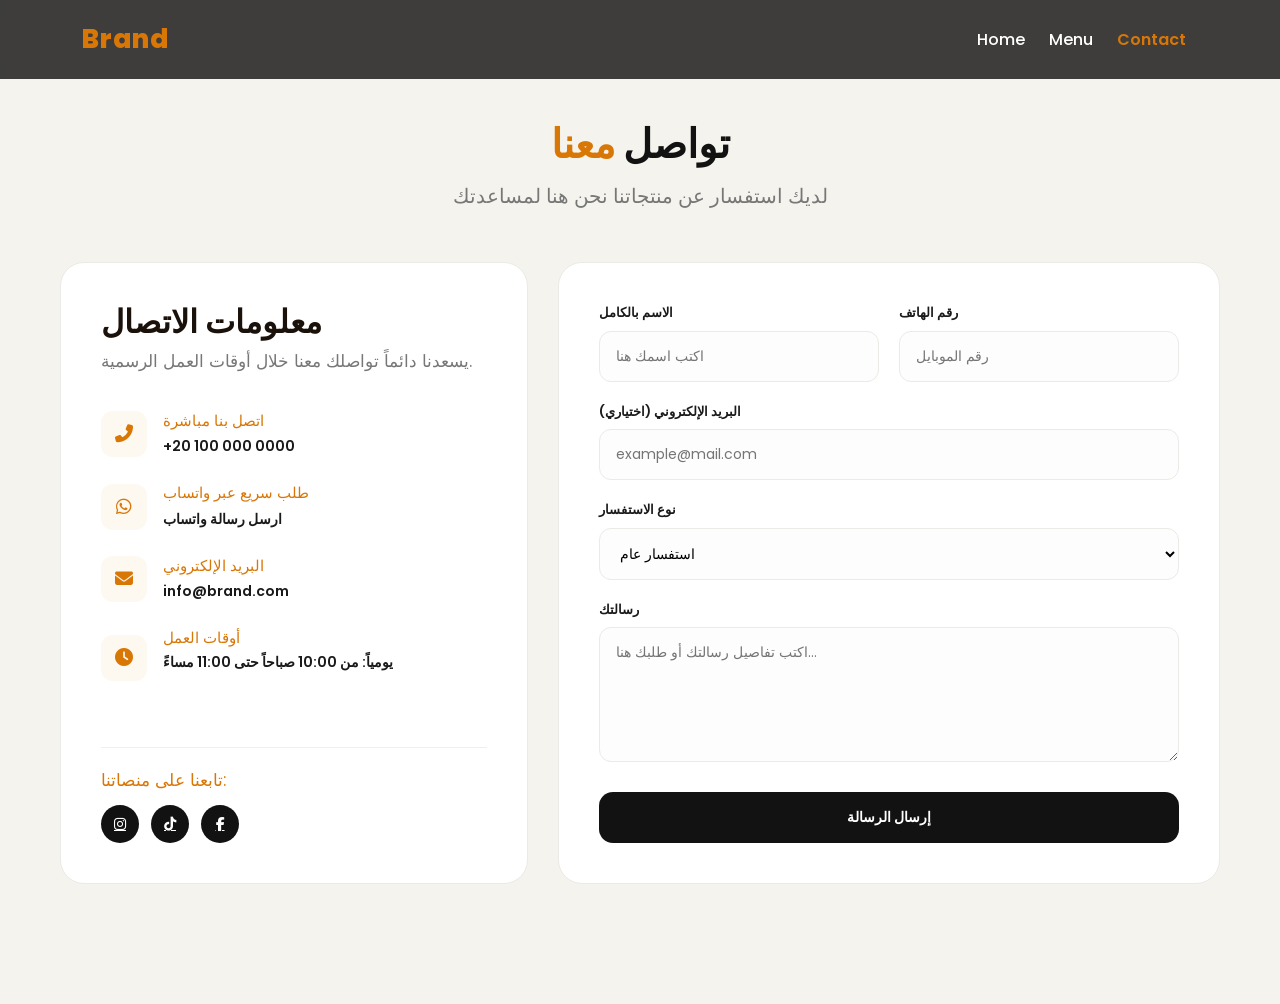
<file: contact.html>
<!DOCTYPE html>
<html lang="en">

<head>
    <meta charset="UTF-8">
    <meta name="viewport" content="width=device-width, initial-scale=1.0">
    <title>Brand | Premium Coffee</title>
  <link rel="icon" type="image/svg+xml" href="imgs/favicon.png">

    <link rel="preconnect" href="https://fonts.googleapis.com">
    <link rel="preconnect" href="https://fonts.gstatic.com" crossorigin>

    <link
        href="https://fonts.googleapis.com/css2?family=Playfair+Display:ital,wght@0,700;0,800;1,800&family=Poppins:wght@300;400;500;600;800&display=swap"
        rel="stylesheet">
    <link rel="stylesheet" href="https://cdnjs.cloudflare.com/ajax/libs/font-awesome/6.4.0/css/all.min.css">
    <link href="https://cdn.jsdelivr.net/npm/bootstrap@5.3.0/dist/css/bootstrap.min.css" rel="stylesheet">
    <link rel="stylesheet" href="https://unpkg.com/aos@2.3.1/dist/aos.css">
    <link rel="stylesheet" href="contact.css">
</head>
<body>


    <nav class="navbar navbar-expand-lg fixed-top navbar-dark" aria-label="Main navigation">
        <div class="container fix">
            <a class="navbar-brand" href="#">Brand</a>
            <button class="navbar-toggler" type="button" data-bs-toggle="collapse" data-bs-target="#navbarNav"
                aria-controls="navbarNav" aria-expanded="false" aria-label="Toggle navigation">
                <span class="navbar-toggler-icon"></span>
            </button>
            <div class="collapse navbar-collapse" id="navbarNav">
                <ul class="navbar-nav ms-auto align-items-center">
                    <li class="nav-item"><a class="nav-link active-page" href="index.html">Home</a></li>
                    <li class="nav-item"><a class="nav-link active-page" href="menu.html">Menu</a></li>
                    <li class="nav-item"><a class="nav-link active-page" href="contact.html">Contact</a></li>
                </ul>
            </div>
        </div>
    </nav>


    <div class="contact-page-container">
        <div class="contact-header-section">
            <h2>تواصل <span>معنا</span></h2>
            <p>لديك استفسار عن منتجاتنا نحن هنا لمساعدتك</p>
        </div>

        <div class="contact-content-wrapper">
            
            <div class="contact-info-card">
                <h3>معلومات الاتصال</h3>
                <p class="info-subtitle">يسعدنا دائماً تواصلك معنا خلال أوقات العمل الرسمية.</p>

                <div class="info-links-list">
                    <div class="info-item">
                        <div class="info-icon-box"><i class="fas fa-phone-alt"></i></div>
                        <div class="info-text-box">
                            <span>اتصل بنا مباشرة</span>
                            <a href="tel:+201000000000">+20 100 000 0000</a>
                        </div>
                    </div>

                    <div class="info-item">
                        <div class="info-icon-box"><i class="fab fa-whatsapp"></i></div>
                        <div class="info-text-box">
                            <span>طلب سريع عبر واتساب</span>
                            <a href="https://wa.me/201000000000" target="_blank">ارسل رسالة واتساب</a>
                        </div>
                    </div>

                    <div class="info-item">
                        <div class="info-icon-box"><i class="fas fa-envelope"></i></div>
                        <div class="info-text-box">
                            <span>البريد الإلكتروني</span>
                            <a href="mailto:info@brand.com">info@brand.com</a>
                        </div>
                    </div>

                    <div class="info-item">
                        <div class="info-icon-box"><i class="fas fa-clock"></i></div>
                        <div class="info-text-box">
                            <span>أوقات العمل</span>
                            <p>يومياً: من 10:00 صباحاً حتى 11:00 مساءً</p>
                        </div>
                    </div>
                </div>

                <div class="social-box">
                    <span>تابعنا على منصاتنا:</span>
                    <div class="social-icons">
                        <a href="#"><i class="fab fa-instagram"></i></a>
                        <a href="#"><i class="fab fa-tiktok"></i></a>
                        <a href="#"><i class="fab fa-facebook-f"></i></a>
                    </div>
                </div>
            </div>

            <div class="contact-form-card">
                <form action="#" class="main-contact-form">
                    <div class="form-row-two">
                        <div class="form-group">
                            <label for="username">الاسم بالكامل</label>
                            <input type="text" id="username" placeholder="اكتب اسمك هنا" required>
                        </div>
                        <div class="form-group">
                            <label for="phone">رقم الهاتف</label>
                            <input type="tel" id="phone" placeholder="رقم الموبايل" required>
                        </div>
                    </div>

                    <div class="form-group">
                        <label for="email">البريد الإلكتروني (اختياري)</label>
                        <input type="email" id="email" placeholder="example@mail.com">
                    </div>

                    <div class="form-group">
                        <label for="subject">نوع الاستفسار</label>
                        <select id="subject">
                            <option value="general">استفسار عام</option>
                            <option value="custom-cake">طلب كيكة مناسبات مخصصة</option>
                            <option value="complaint">شكوى أو اقتراح</option>
                        </select>
                    </div>

                    <div class="form-group">
                        <label for="message">رسالتك</label>
                        <textarea id="message" rows="5" placeholder="اكتب تفاصيل رسالتك أو طلبك هنا..." required></textarea>
                    </div>

                    <button type="submit" class="submit-contact-btn">إرسال الرسالة</button>
                </form>
            </div>

        </div>
    </div>
    <script src="https://cdn.jsdelivr.net/npm/bootstrap@5.3.0/dist/js/bootstrap.bundle.min.js"></script>
    <script src="https://unpkg.com/aos@2.3.1/dist/aos.js"></script>
    <script src="contact.js"></script>
</body>
</html>
</file>
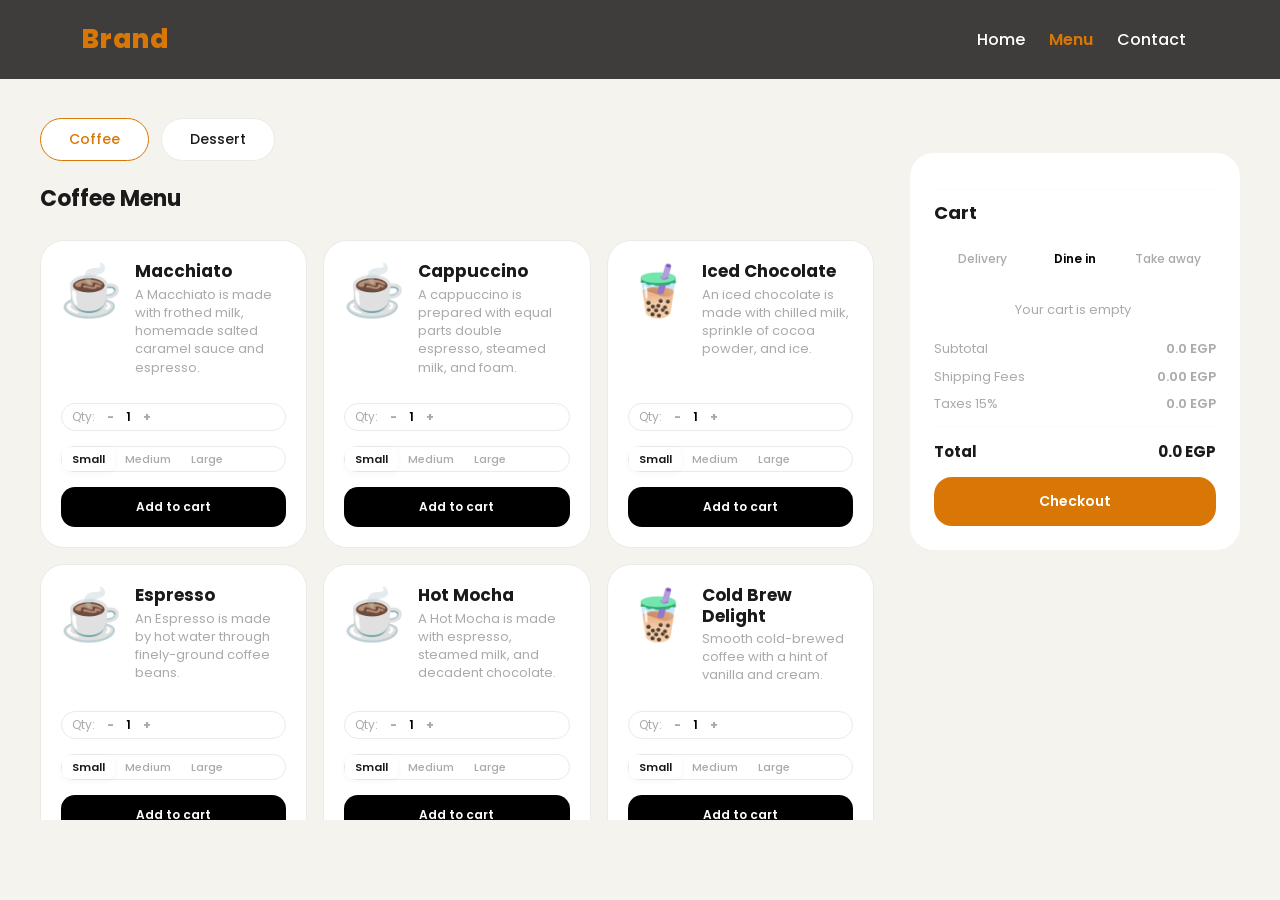
<file: menu.html>
<!DOCTYPE html>
<html lang="en">

<head>
    <meta charset="UTF-8">
    <meta name="viewport" content="width=device-width, initial-scale=1.0">
    <title>Brand | Premium Coffee</title>
  <link rel="icon" type="image/svg+xml" href="imgs/favicon.png">

    <link rel="preconnect" href="https://fonts.googleapis.com">
    <link rel="preconnect" href="https://fonts.gstatic.com" crossorigin>

    <link
        href="https://fonts.googleapis.com/css2?family=Playfair+Display:ital,wght@0,700;0,800;1,800&family=Poppins:wght@300;400;500;600;800&display=swap"
        rel="stylesheet">
    <link rel="stylesheet" href="https://cdnjs.cloudflare.com/ajax/libs/font-awesome/6.4.0/css/all.min.css">
    <link href="https://cdn.jsdelivr.net/npm/bootstrap@5.3.0/dist/css/bootstrap.min.css" rel="stylesheet">
    <link rel="stylesheet" href="https://unpkg.com/aos@2.3.1/dist/aos.css">
    <link rel="stylesheet" href="Menu.css">
</head>

<body>

    <nav class="navbar navbar-expand-lg fixed-top navbar-dark" aria-label="Main navigation">
        <div class="container fix">
            <a class="navbar-brand" href="#">Brand</a>
            <button class="navbar-toggler" type="button" data-bs-toggle="collapse" data-bs-target="#navbarNav"
                aria-controls="navbarNav" aria-expanded="false" aria-label="Toggle navigation">
                <span class="navbar-toggler-icon"></span>
            </button>
            <div class="collapse navbar-collapse" id="navbarNav">
                <ul class="navbar-nav ms-auto align-items-center">
                    <li class="nav-item"><a class="nav-link active-page" href="index.html">Home</a></li>
                    <li class="nav-item"><a class="nav-link active-page" href="menu.html">Menu</a></li>
                    <li class="nav-item"><a class="nav-link active-page" href="contact.html">Contact</a></li>
                </ul>
            </div>
        </div>
    </nav>

    <div class="mt-5">
        <div class="app-container container mt-5">

            <main class="main-content con">
                <div class="search-bar-container"></div>

                <div class="tabs-container">
                    <button class="tab-btn active">Coffee</button>
                    <button class="tab-btn">Dessert</button>
                </div>

                <h2 class="menu-title">Coffee Menu</h2>

                <div class="products-grid">

                    <div class="product-card" data-category="coffee">
                        <div class="product-info">
                            <div class="product-img">☕</div>
                            <div class="product-text">
                                <h3>Macchiato</h3>
                                <p>A Macchiato is made with frothed milk, homemade salted caramel sauce and espresso.
                                </p>
                            </div>
                        </div>
                        <div class="product-controls">
                            <div class="control-row">
                                <div class="qty-selector">Qty: <button>-</button> <span>1</span> <button>+</button>
                                </div>
                                <div class="size-selector">
                                    <span class="size-btn active">Small</span>
                                    <span class="size-btn">Medium</span>
                                    <span class="size-btn">Large</span>
                                </div>
                            </div>
                            <button class="add-to-cart-btn">Add to cart</button>
                        </div>
                    </div>

                    <div class="product-card" data-category="coffee">
                        <div class="product-info">
                            <div class="product-img">☕</div>
                            <div class="product-text">
                                <h3>Cappuccino</h3>
                                <p>A cappuccino is prepared with equal parts double espresso, steamed milk, and foam.
                                </p>
                            </div>
                        </div>
                        <div class="product-controls">
                            <div class="control-row">
                                <div class="qty-selector">Qty: <button>-</button> <span>1</span> <button>+</button>
                                </div>
                                <div class="size-selector">
                                    <span class="size-btn active">Small</span>
                                    <span class="size-btn">Medium</span>
                                    <span class="size-btn">Large</span>
                                </div>
                            </div>
                            <button class="add-to-cart-btn">Add to cart</button>
                        </div>
                    </div>

                    <div class="product-card" data-category="coffee">
                        <div class="product-info">
                            <div class="product-img">🧋</div>
                            <div class="product-text">
                                <h3>Iced Chocolate</h3>
                                <p>An iced chocolate is made with chilled milk, sprinkle of cocoa powder, and ice.</p>
                            </div>
                        </div>
                        <div class="product-controls">
                            <div class="control-row">
                                <div class="qty-selector">Qty: <button>-</button> <span>1</span> <button>+</button>
                                </div>
                                <div class="size-selector">
                                    <span class="size-btn active">Small</span>
                                    <span class="size-btn">Medium</span>
                                    <span class="size-btn">Large</span>
                                </div>
                            </div>
                            <button class="add-to-cart-btn">Add to cart</button>
                        </div>
                    </div>

                    <div class="product-card" data-category="coffee">
                        <div class="product-info">
                            <div class="product-img">☕</div>
                            <div class="product-text">
                                <h3>Espresso</h3>
                                <p>An Espresso is made by hot water through finely-ground coffee beans.</p>
                            </div>
                        </div>
                        <div class="product-controls">
                            <div class="control-row">
                                <div class="qty-selector">Qty: <button>-</button> <span>1</span> <button>+</button>
                                </div>
                                <div class="size-selector">
                                    <span class="size-btn active">Small</span>
                                    <span class="size-btn">Medium</span>
                                    <span class="size-btn">Large</span>
                                </div>
                            </div>
                            <button class="add-to-cart-btn">Add to cart</button>
                        </div>
                    </div>

                    <div class="product-card" data-category="coffee">
                        <div class="product-info">
                            <div class="product-img">☕</div>
                            <div class="product-text">
                                <h3>Hot Mocha</h3>
                                <p>A Hot Mocha is made with espresso, steamed milk, and decadent chocolate.</p>
                            </div>
                        </div>
                        <div class="product-controls">
                            <div class="control-row">
                                <div class="qty-selector">Qty: <button>-</button> <span>1</span> <button>+</button>
                                </div>
                                <div class="size-selector">
                                    <span class="size-btn active">Small</span>
                                    <span class="size-btn">Medium</span>
                                    <span class="size-btn">Large</span>
                                </div>
                            </div>
                            <button class="add-to-cart-btn">Add to cart</button>
                        </div>
                    </div>

                    <div class="product-card" data-category="coffee">
                        <div class="product-info">
                            <div class="product-img">🧋</div>
                            <div class="product-text">
                                <h3>Cold Brew Delight</h3>
                                <p>Smooth cold-brewed coffee with a hint of vanilla and cream.</p>
                            </div>
                        </div>
                        <div class="product-controls">
                            <div class="control-row">
                                <div class="qty-selector">Qty: <button>-</button> <span>1</span> <button>+</button>
                                </div>
                                <div class="size-selector">
                                    <span class="size-btn active">Small</span>
                                    <span class="size-btn">Medium</span>
                                    <span class="size-btn">Large</span>
                                </div>
                            </div>
                            <button class="add-to-cart-btn">Add to cart</button>
                        </div>
                    </div>

                    <!-- desssssssssssssssert -->

                    <div class="product-card" data-category="dessert">
                        <div class="product-info">
                            <div class="product-img">🍰</div>
                            <div class="product-text">
                                <h3>Cheesecake</h3>
                                <p>Classic creamy cheesecake.</p>
                            </div>
                        </div>
                        <div class="product-controls">
                            <div class="control-row">
                                <div class="qty-selector">Qty: <button>-</button> <span>1</span> <button>+</button>
                                </div>
                                <div class="size-selector"><span class="size-btn active">Regular</span></div>
                            </div>
                            <button class="add-to-cart-btn">Add to cart</button>
                        </div>
                    </div>

                    <div class="product-card" data-category="dessert">
                        <div class="product-info">
                            <div class="product-img">🍫</div>
                            <div class="product-text">
                                <h3>Chocolate Cake</h3>
                                <p>Rich chocolate cake with cocoa frosting.</p>
                            </div>
                        </div>
                        <div class="product-controls">
                            <div class="control-row">
                                <div class="qty-selector">Qty: <button>-</button> <span>1</span> <button>+</button>
                                </div>
                                <div class="size-selector"><span class="size-btn active">Regular</span></div>
                            </div>
                            <button class="add-to-cart-btn">Add to cart</button>
                        </div>
                    </div>

                    <div class="product-card" data-category="dessert">
                        <div class="product-info">
                            <div class="product-img">🍮</div>
                            <div class="product-text">
                                <h3>Tiramisu</h3>
                                <p>Lorem ipsum dolor sit amet.</p>
                            </div>
                        </div>
                        <div class="product-controls">
                            <div class="control-row">
                                <div class="qty-selector">Qty: <button>-</button> <span>1</span> <button>+</button>
                                </div>
                                <div class="size-selector"><span class="size-btn active">Regular</span></div>
                            </div>
                            <button class="add-to-cart-btn">Add to cart</button>
                        </div>
                    </div>

                    <div class="product-card" data-category="dessert">
                        <div class="product-info">
                            <div class="product-img">🍪</div>
                            <div class="product-text">
                                <h3>Brownie</h3>
                                <p>Lorem ipsum dolor sit amet.</p>
                            </div>
                        </div>
                        <div class="product-controls">
                            <div class="control-row">
                                <div class="qty-selector">Qty: <button>-</button> <span>1</span> <button>+</button>
                                </div>
                                <div class="size-selector"><span class="size-btn active">Regular</span></div>
                            </div>
                            <button class="add-to-cart-btn">Add to cart</button>
                        </div>
                    </div>

                    <div class="product-card" data-category="dessert">
                        <div class="product-info">
                            <div class="product-img">🍨</div>
                            <div class="product-text">
                                <h3>Ice Cream</h3>
                                <p>Lorem ipsum dolor sit amet.</p>
                            </div>
                        </div>
                        <div class="product-controls">
                            <div class="control-row">
                                <div class="qty-selector">Qty: <button>-</button> <span>1</span> <button>+</button>
                                </div>
                                <div class="size-selector"><span class="size-btn active">Regular</span></div>
                            </div>
                            <button class="add-to-cart-btn">Add to cart</button>
                        </div>
                    </div>

                    <div class="product-card" data-category="dessert">
                        <div class="product-info">
                            <div class="product-img">🍫</div>
                            <div class="product-text">
                                <h3>Chocolate Cake</h3>
                                <p>Lorem ipsum dolor sit amet.</p>
                            </div>
                        </div>
                        <div class="product-controls">
                            <div class="control-row">
                                <div class="qty-selector">Qty: <button>-</button> <span>1</span> <button>+</button>
                                </div>
                                <div class="size-selector"><span class="size-btn active">Regular</span></div>
                            </div>
                            <button class="add-to-cart-btn">Add to cart</button>
                        </div>
                    </div>

                    <div class="product-card" data-category="dessert">
                        <div class="product-info">
                            <div class="product-img">🍰</div>
                            <div class="product-text">
                                <h3>Cheesecake</h3>
                                <p>Classic creamy cheesecake.</p>
                            </div>
                        </div>
                        <div class="product-controls">
                            <div class="control-row">
                                <div class="qty-selector">Qty: <button>-</button> <span>1</span> <button>+</button>
                                </div>
                                <div class="size-selector"><span class="size-btn active">Regular</span></div>
                            </div>
                            <button class="add-to-cart-btn">Add to cart</button>
                        </div>
                    </div>

                    <div class="product-card" data-category="dessert">
                        <div class="product-info">
                            <div class="product-img">🎂</div>
                            <div class="product-text">
                                <h3>Red Velvet Cake</h3>
                                <p>Lorem ipsum dolor sit amet.</p>
                            </div>
                        </div>
                        <div class="product-controls">
                            <div class="control-row">
                                <div class="qty-selector">Qty: <button>-</button> <span>1</span> <button>+</button>
                                </div>
                                <div class="size-selector"><span class="size-btn active">Regular</span></div>
                            </div>
                            <button class="add-to-cart-btn">Add to cart</button>
                        </div>
                    </div>

                    <div class="product-card" data-category="dessert">
                        <div class="product-info">
                            <div class="product-img">🍫</div>
                            <div class="product-text">
                                <h3>Chocolate Cake</h3>
                                <p>Lorem ipsum dolor sit amet.</p>
                            </div>
                        </div>
                        <div class="product-controls">
                            <div class="control-row">
                                <div class="qty-selector">Qty: <button>-</button> <span>1</span> <button>+</button>
                                </div>
                                <div class="size-selector"><span class="size-btn active">Regular</span></div>
                            </div>
                            <button class="add-to-cart-btn">Add to cart</button>
                        </div>
                    </div>

                </div>
            </main>

            <aside class="cart-panel">
                <div>
                    <hr class="divider">
                    <div class="cart-header">
                        <h3>Cart</h3>
                        <div class="order-type-tabs">
                            <button class="type-btn">Delivery</button>
                            <button class="type-btn active">Dine in</button>
                            <button class="type-btn">Take away</button>
                        </div>
                    </div>

                    <div class="cart-items-list"></div>
                </div>

                <div class="cart-bottom">
                    <div class="invoice-row"><span>Subtotal</span><span class="font-bold">0.00 EGP</span></div>
                    <div class="invoice-row"><span>Shipping Fees</span><span class="font-bold">0.00 EGP</span></div>
                    <div class="invoice-row"><span>Taxes 15%</span><span class="font-bold">0.00 EGP</span></div>
                    <hr class="divider">
                    <div class="invoice-row total-row"><span>Total</span><span>0.00 EGP</span></div>
                    <button class="checkout-btn">checkout</button>
                </div>
            </aside>

        </div>
    </div>

    <script src="https://cdn.jsdelivr.net/npm/bootstrap@5.3.0/dist/js/bootstrap.bundle.min.js"></script>
    <script src="https://unpkg.com/aos@2.3.1/dist/aos.js"></script>
    <script src="menu.js"></script>
</body>

</html>
</file>
<file: contact.css>
/* =====================================================
   ROOT VARIABLES & RESET
===================================================== */
:root {
    --primary-color: #D97706;
    --primary-dark: #b45309;
    --accent-gold: #EAAB00;
    --dark-color: #121212;
    --dark-brown: #1a110b;
    --cream-bg: #F9F8F3;
    --page-bg: #F5F3ED;
    --text-muted: #777;
    --text-light: #aaa;
    --card-shadow: 0 15px 35px rgba(0, 0, 0, 0.07);
    --transition: 0.3s ease;
}

*,
*::before,
*::after {
    margin: 0;
    padding: 0;
    box-sizing: border-box;
}

html {
    scroll-behavior: smooth;
}

body {
    font-family: 'Poppins', sans-serif;
    background-color: var(--page-bg);
    overflow-x: hidden;
    color: #1a1a1a;
}

img {
    max-width: 100%;
    display: block;
}

/* =====================================================
    UTILITIES
===================================================== */
.section-padding {
    padding: 80px 0;
}

.section-title h2 {
    font-size: clamp(28px, 5vw, 42px);
    font-weight: 800;
    margin-bottom: 16px;
}

.section-title span,
.text-accent {
    color: var(--primary-color);
}

.section-title p {
    color: var(--text-muted);
    max-width: 600px;
    margin: 0 auto 50px;
}

/* =====================================================
   BUTTONS
===================================================== */
.btn-order {
    background: var(--primary-color);
    color: #fff;
    border: none;
    padding: 10px 26px;
    border-radius: 50px;
    font-weight: 600;
    font-size: 15px;
    cursor: pointer;
    display: inline-block;
    transition: background var(--transition), transform var(--transition);
}

.btn-order:hover {
    background: var(--primary-dark);
    color: #fff;
    transform: scale(1.05);
}

/* =====================================================
   NAVBAR
===================================================== */
.navbar {
    margin-bottom: 100px;

    padding: 15px 0;
    transition: background 0.4s ease, padding 0.4s ease;
    background: rgba(0, 0, 0, 0.75);
    backdrop-filter: blur(10px);
    -webkit-backdrop-filter: blur(10px);
}

.navbar-brand {

    color: var(--primary-color) !important;
    font-size: 26px;
    font-weight: 800;
    letter-spacing: 1px;
}

.nav-link {
    color: #fff !important;
    font-weight: 500;
    padding: 6px 12px !important;
    transition: color var(--transition);
}

.nav-link:hover,
.nav-link:focus {
    color: var(--primary-color) !important;
}

/* Collapsed mobile menu styling */
@media (max-width: 991.98px) {
    .navbar-collapse {
        background: rgba(18, 18, 18, 0.97);
        padding: 16px 20px;
        border-radius: 12px;
        margin-top: 10px;
    }

    .navbar-nav .nav-item {
        padding: 4px 0;
    }

    .navbar-nav .btn-order {
        margin-top: 8px;
    }
}




.app-container {
    display: flex;
    align-items: flex-start; /* هذا يضمن أن السايدبار والمحتوى والسلة يبدأون من الأعلى */
    gap: 20px;
}
/* =====================================================
    1. SIDEBAR (يسار)
===================================================== */
.sidebar {
    width: 250px;
    min-width: 250px;
    background: #ffffff;
    border-radius: 24px;
    padding: 30px 20px;
    display: flex;
    flex-direction: column;
    justify-content: space-between;
}

.logo {
    font-size: 20px;
    font-weight: 700;
    color: var(--coffee-dark);
    margin-bottom: 35px;
    padding-left: 10px;
}



.nav-item.active {
    background-color: var(--bg-light);
    color: var(--coffee-dark);
    font-weight: 600;
}


.logout-btn {
    display: flex;
    align-items: center;
    gap: 12px;
    background: none;
    border: none;
    color: var(--text-light);
    padding: 12px 16px;
    font-size: 14px;
    cursor: pointer;
    font-weight: 500;
}

.logout-btn:hover {
    color: #DE3B3B;
}


/* =====================================================
    4. CONTACT PAGE STYLING (صفحة منفصلة)
===================================================== */
.contact-page-container {
    max-width: 1200px;
    margin: 120px auto;
    padding: 0 20px;
    font-family: 'Poppins', sans-serif;
}

.contact-header-section {

    text-align: center;
    margin-bottom: 50px;
}

.contact-header-section h2 {
    font-size: 40px;
    font-weight: 800;
    color: #121212;
    margin-bottom: 12px;
}

.contact-header-section h2 span {
    color: var(--primary-color);
}

.contact-header-section p {
    color: var(--text-muted);
    font-size: 20px;
    max-width: 600px;
    margin: 0 auto;
    line-height: 1.6;
}

/* توزيع العمودين */
.contact-content-wrapper {
    display: flex;
    gap: 30px;
    align-items: stretch;
}

/* 1. كارت المعلومات (اليمين) */
.contact-info-card {
    flex: 1;
    background: #ffffff;
    border-radius: 24px;
    padding: 40px;
    border: 1px solid #ECEAE6;
    display: flex;
    flex-direction: column;
}

.contact-info-card h3 {
    font-size: 32px;
    font-weight: 700;
    color: #1a110b;
    margin-bottom: 8px;
}

.contact-info-card .info-subtitle {
    font-size: 17px;
    color: var(--text-muted);
    margin-bottom: 35px;
}

.info-links-list {
    display: flex;
    flex-direction: column;
    gap: 24px;
    flex: 1;
}

.info-item {
    display: flex;
    align-items: center;
    gap: 16px;
}

.info-icon-box {
    width: 46px;
    height: 46px;
    background: #FDF8F0;
    color: var(--primary-color);
    border-radius: 12px;
    display: flex;
    align-items: center;
    justify-content: center;
    font-size: 18px;
    flex-shrink: 0;
}

.info-text-box span {
    display: block;
    font-size: 15px;
    color:#d97706;
    margin-bottom: 2px;
}

.info-text-box a,
.info-text-box p {
    font-size: 14px;
    font-weight: 600;
    color: #1a1a1a;
    text-decoration: none;
    transition: var(--transition);
}

.info-text-box a:hover {
    color: var(--primary-color);
}

/* السوشيال ميديا داخل الكارت */
.social-box {
    margin-top: 40px;
    border-top: 1px solid #F0EFEF;
    padding-top: 20px;
}

.social-box span {
    font-size: 17px;
    color:#d97706;
    display: block;
    margin-bottom: 12px;
}

.social-icons {
    display: flex;
    gap: 12px;
}

.social-icons a {
    width: 38px;
    height: 38px;
    background: #121212;
    color: #ffffff;
    border-radius: 50%;
    display: flex;
    align-items: center;
    justify-content: center;
    font-size: 14px;
    transition: var(--transition);
}

.social-icons a:hover {
    background: var(--primary-color);
    transform: translateY(-3px);
}

/* 2. كارت الـ Form (اليسار) */
.contact-form-card {
    flex: 1.5;
    background: #ffffff;
    border-radius: 24px;
    padding: 40px;
    border: 1px solid #ECEAE6;
}

.form-row-two {
    display: flex;
    gap: 20px;
}

.form-group {
    display: flex;
    flex-direction: column;
    gap: 8px;
    margin-bottom: 20px;
    flex: 1;
}

.form-group label {
    font-size: 13px;
    font-weight: 600;
    color: #1a1a1a;
}

.form-group input,
.form-group select,
.form-group textarea {
    width: 100%;
    background: #FDFDFD;
    border: 1px solid #ECEAE6;
    padding: 14px 16px;
    border-radius: 12px;
    outline: none;
    font-size: 14px;
    font-family: inherit;
    transition: var(--transition);
}

.form-group input:focus,
.form-group select:focus,
.form-group textarea:focus {
    border-color: var(--primary-color);
    background: #ffffff;
    box-shadow: 0 0 0 4px rgba(217, 119, 6, 0.05);
}

/* زر الإرسال الاحترافي الأسود المتناسق مع تصميمك */
.submit-contact-btn {
    width: 100%;
    background-color: #121212;
    color: #ffffff;
    border: none;
    padding: 15px;
    border-radius: 14px;
    font-size: 14px;
    font-weight: 600;
    cursor: pointer;
    transition: var(--transition);
    margin-top: 10px;
}

.submit-contact-btn:hover {
    background-color: var(--primary-color);
    box-shadow: 0 8px 20px rgba(217, 119, 6, 0.2);
}

/* التجاوب مع الشاشات (Responsive) */
@media (max-width: 991.98px) {
    .contact-content-wrapper {
        flex-direction: column;
        /* تحويلهم فوق بعض في الشاشات الصغيرة */
    }

    .contact-form-card,
    .contact-info-card {
        padding: 24px;
    }
}

@media (max-width: 575.98px) {
    .form-row-two {
        flex-direction: column;
        /* حقول الاسم والموبايل تصبح رأسية على الموبايل */
        gap: 0;
    }

    .contact-header-section h2 {
        font-size: 28px;
    }
}

/* التنسيق العادي للروابط */
.nav-link {
    color: #fff !important;
    font-weight: 500;
    padding: 6px 12px !important;
    transition: color var(--transition);
}

/* التنسيق عند الوقوف بالماوس أو عندما يكون الرابط نشطاً */
.nav-link:hover,
.nav-link:focus,
.nav-link.active { /* إضافة الـ .nav-link.active هنا */
    color: var(--primary-color) !important;
    font-weight: 600; /* اختياريا: جعل الخط أسمك قليلاً للتميز */
}
</file>
<file: Menu.css>
/* =====================================================
   ROOT VARIABLES & RESET
===================================================== */
:root {
    --primary-color: #D97706;
    --primary-dark: #b45309;
    --accent-gold: #EAAB00;
    --dark-color: #121212;
    --dark-brown: #1a110b;
    --cream-bg: #F9F8F3;
    --page-bg: #F5F3ED;
    --text-muted: #777;
    --text-light: #aaa;
    --card-shadow: 0 15px 35px rgba(0, 0, 0, 0.07);
    --transition: 0.3s ease;
}

*,
*::before,
*::after {
    margin: 0;
    padding: 0;
    box-sizing: border-box;
}

html {
    scroll-behavior: smooth;
}

body {
    font-family: 'Poppins', sans-serif;
    background-color: var(--page-bg);
    overflow-x: hidden;
    color: #1a1a1a;
}

img {
    max-width: 100%;
    display: block;
}

/* =====================================================
    UTILITIES
===================================================== */
.section-padding {
    padding: 80px 0;
}

.section-title h2 {
    font-size: clamp(28px, 5vw, 42px);
    font-weight: 800;
    margin-bottom: 16px;
}

.section-title span,
.text-accent {
    color: var(--primary-color);
}

.section-title p {
    color: var(--text-muted);
    max-width: 600px;
    margin: 0 auto 50px;
}

/* =====================================================
   BUTTONS
===================================================== */
.btn-order {
    background: var(--primary-color);
    color: #fff;
    border: none;
    padding: 10px 26px;
    border-radius: 50px;
    font-weight: 600;
    font-size: 15px;
    cursor: pointer;
    display: inline-block;
    transition: background var(--transition), transform var(--transition);
}

.btn-order:hover {
    background: var(--primary-dark);
    color: #fff;
    transform: scale(1.05);
}

/* =====================================================
   NAVBAR
===================================================== */
.navbar {
    margin-bottom: 100px;

    padding: 15px 0;
    transition: background 0.4s ease, padding 0.4s ease;
    background: rgba(0, 0, 0, 0.75);
    backdrop-filter: blur(10px);
    -webkit-backdrop-filter: blur(10px);
}

.navbar-brand {

    color: var(--primary-color) !important;
    font-size: 26px;
    font-weight: 800;
    letter-spacing: 1px;
}

.nav-link {
    color: #fff !important;
    font-weight: 500;
    padding: 6px 12px !important;
    transition: color var(--transition);
}

.nav-link:hover,
.nav-link:focus {
    color: var(--primary-color) !important;
}

/* Collapsed mobile menu styling */
@media (max-width: 991.98px) {
    .navbar-collapse {
        background: rgba(18, 18, 18, 0.97);
        padding: 16px 20px;
        border-radius: 12px;
        margin-top: 10px;
    }

    .navbar-nav .nav-item {
        padding: 4px 0;
    }

    .navbar-nav .btn-order {
        margin-top: 8px;
    }
}




/* الهيكل الموزع بالتساوي 3 أعمدة */
.app-container {
    display: flex;
    height: 100%;
    width: 100%;
    gap: 20px;
}

/* =====================================================
    1. SIDEBAR (يسار)
===================================================== */
.sidebar {
    width: 250px;
    min-width: 250px;
    background: #ffffff;
    border-radius: 24px;
    padding: 30px 20px;
    display: flex;
    flex-direction: column;
    justify-content: space-between;
}

.logo {
    font-size: 20px;
    font-weight: 700;
    color: var(--coffee-dark);
    margin-bottom: 35px;
    padding-left: 10px;
}



.nav-item.active {
    background-color: var(--bg-light);
    color: var(--coffee-dark);
    font-weight: 600;
}


.logout-btn {
    display: flex;
    align-items: center;
    gap: 12px;
    background: none;
    border: none;
    color: var(--text-light);
    padding: 12px 16px;
    font-size: 14px;
    cursor: pointer;
    font-weight: 500;
}

.logout-btn:hover {
    color: #DE3B3B;
}

/* =====================================================
    2. MAIN CONTENT (المنتصف)
===================================================== */
.main-content {
    flex: 1;
    display: flex;
    flex-direction: column;
    gap: 20px;
    overflow-y: auto;
    /* المنتجات فقط هي اللي بتعمل سكرول */
    padding-right: 8px;
}

/* البحث والفلتر الدائري */
.search-bar-container {
    display: flex;
    gap: 16px;
}

.search-input-wrapper {
    position: relative;
    flex: 1;
}

.search-icon {
    position: absolute;
    left: 20px;
    top: 50%;
    transform: translateY(-50%);
    color: var(--text-light);
}

.search-input {
    width: 100%;
    background: #ffffff;
    border: 1px solid #ECEAE6;
    padding: 14px 14px 14px 50px;
    border-radius: 30px;
    outline: none;
    font-size: 14px;
}

.filter-btn {
    background: var(--coffee-dark);
    color: #ffffff;
    border: none;
    padding: 0 28px;
    border-radius: 30px;
    cursor: pointer;
    font-size: 14px;
    font-weight: 500;
    display: flex;
    align-items: center;
    gap: 8px;
}

/* تبويبات الأقسام الدائرية الناعمة */
.tabs-container {
    margin-top: 50px;
    display: flex;
    gap: 12px;
}

.tab-btn {
    background: #ffffff;
    border: 1px solid #ECEAE6;
    padding: 10px 28px;
    border-radius: 30px;
    font-size: 14px;
    font-weight: 500;
    color: var(--coffee-muted);
    cursor: pointer;
    transition: var(--transition);
}

.tab-btn.active {
    color: #D97706;
    border-color: var(--coffee-muted);
}

.menu-title {
    font-size: 22px;
    font-weight: 700;
    color: var(--coffee-dark);
    margin-top: 5px;
}

/* الجريد الموزع بنظام الـ 3 كروت المتناسقة */
/* المنتجات فقط هي اللي بتعمل سكرول */
.products-grid {
    display: grid;
    grid-template-columns: repeat(auto-fill, minmax(250px, 1fr));
    gap: 16px;

    /* تمديد الـ grid ليأخذ أقصى ارتفاع لصفين فقط (حوالي كارتين + الـ gap) */
    max-height: 580px; 
    
    /* تفعيل السكرول الرأسي عند ظهور صف ثالث */
    overflow-y: auto;
    
    /* إخفاء السكرول الأفقي */
    overflow-x: hidden;
    
    /* بادينج خفيف جهة اليمين لترك مساحة مريحة لشريط التمرير */
    padding-right: 8px;
}

/* تحسين شكل شريط التمرير الخاص بالمنتجات ليكون متناسقاً وأنيقاً */
.products-grid::-webkit-scrollbar {
    width: 6px;
}

.products-grid::-webkit-scrollbar-track {
    background: #f5f3ed; /* نفس لون خلفية الصفحة لديك */
    border-radius: 10px;
}

.products-grid::-webkit-scrollbar-thumb {
    background: #ccc;
    border-radius: 10px;
}

.products-grid::-webkit-scrollbar-thumb:hover {
    background: var(--primary-color); /* يضيء بلون البراند عند الوقوف عليه */
}

.product-card {
    background: #ffffff;
    border-radius: 24px;
    padding: 20px;
    display: flex;
    flex-direction: column;
    justify-content: space-between;
    border: 1px solid #ECEAE6;
}

.product-info {
    display: flex;
    gap: 14px;
}

.product-img {
    width: 60px;
    height: 60px;
    background: var(--bg-light);
    border-radius: 16px;
    display: flex;
    align-items: center;
    justify-content: center;
    font-size: 50px;
    flex-shrink: 0;
}

.product-text h3 {
    font-size: 17px;
    font-weight: 700;
    color: var(--coffee-dark);
    margin-bottom: 4px;
}

.product-text p {
    font-size: 13px;
    color: var(--text-light);
    line-height: 1.4;
}

.product-controls {
    margin-top: 10px;
}

.control-row {
    align-items: center;
    margin-bottom: 12px;
}

/* الكنترول الداخلي للكمية والمقاس */
.qty-selector,
.size-selector {
    margin-bottom: 15px;

    display: flex;
    background: var(--bg-light);
    border: 1px solid #ECEAE6;
    border-radius: 15px;
}

.qty-selector {
    color: black;
    align-items: center;
    font-size: 12px;
    padding: 4px 10px;
    gap: 8px;
    color: var(--text-light);
}

.qty-selector span {
        color: black;

    /* color: var(--coffee-dark); */
    font-weight: 600;
}

.qty-selector button {
    background: none;
    border: none;
    cursor: pointer;
    color: var(--coffee-muted);
    font-weight: bold;
    padding: 0 4px;
}

.size-btn {
    font-size: 11px;
    padding: 4px 10px;
    border-radius: 8px;
    cursor: pointer;
    color: var(--text-light);
    font-weight: 500;
}

.size-btn.active {
    background: #ffffff;
    color: var(--coffee-dark);
    font-weight: 600;
    box-shadow: 0 2px 6px rgba(0, 0, 0, 0.04);
}

.add-to-cart-btn {
    background-color: black;
    width: 100%;
    color: #ffffff;
    border: none;
    padding: 11px;
    border-radius: 14px;
    font-size: 12px;
    font-weight: 600;
    cursor: pointer;
}

/* =====================================================
    3. CART PANEL (يمين)
===================================================== */
/* =====================================================
    3. CART PANEL (يمين)
===================================================== */
.cart-panel {
    /* جرب هذه القيمة لتبدأ السلة مع أول كارت منتج بالضبط */
    margin-top: 105px; 

    width: 330px;
    min-width: 330px;
    background: #ffffff;
    border-radius: 24px;
    padding: 24px;
    display: flex;
    flex-direction: column;
    height: max-content; 
    align-self: start; 
}
.user-profile {
    display: flex;
    align-items: center;
    gap: 12px;
}

.avatar {
    width: 40px;
    height: 40px;
    background: #E8E4DF;
    color: var(--coffee-dark);
    border-radius: 50%;
    display: flex;
    align-items: center;
    justify-content: center;
    font-weight: 700;
    font-size: 13px;
}

.user-info h4 {
    font-size: 13px;
    font-weight: 700;
    color: var(--coffee-dark);
}

.user-info p {
    font-size: 11px;
    color: var(--text-light);
}

.options-btn {
    margin-left: auto;
    background: none;
    border: none;
    color: var(--text-light);
    font-size: 16px;
    cursor: pointer;
}

.divider {
    border: 0;
    border-top: 1px solid #F0EFEF;
    margin: 12px 0;
}

.cart-header h3 {

    font-size: 18px;
    font-weight: 700;
    margin-bottom: 14px;
}

.order-type-tabs {
    display: flex;
    background: var(--bg-light);
    padding: 4px;
    border-radius: 14px;
    gap: 4px;
}

.type-btn {
    flex: 1;
    background: none;
    border: none;
    padding: 8px;
    font-size: 12px;
    font-weight: 500;
    color: var(--text-light);
    border-radius: 10px;
    cursor: pointer;
}

.type-btn.active {
    color: black;
    font-weight: 600;
}
/* الحاوية الخارجية التي تحتوي على قائمة عناصر السلة */
.cart-items-list {
    max-height: 340px;    /* الارتفاع المثالي الذي يسمح بظهور 3 عناصر بالضبط */
    overflow-y: auto;     /* إظهار السكرول بار الرأسي فقط عند تخطي 3 عناصر */
    overflow-x: hidden;    /* منع أي سكرول أفقي */
    padding-right: 4px;   /* مساحة صغيرة على اليمين عشان السكرول ميتداخلش مع الكلام */
}

/* تنسيق كارت العنصر الواحد داخل السلة */
.cart-item {
    display: flex;
    justify-content: space-between;
    align-items: center;
    background: #ffffff;
    border-radius: 12px;
    padding: 10px 12px;   /* تقليل الـ padding الرأسي قليلاً لجعل الكارت متناسق */
    margin-bottom: 10px;  /* المسافة بين كل كارت والتاني */
    height: 100px;        /* تثبيت ارتفاع الكارت الواحد لضمان الحسابات الدقيقة المساحية */
    box-shadow: 0 2px 6px rgba(0, 0, 0, 0.02);
    box-sizing: border-box;
}

/* تخصيص شكل شريط السكرول (Scrollbar) ليصبح أنيق ورفيع ولا يخرب التصميم */
.cart-items-list::-webkit-scrollbar {
    width: 6px;
}

.cart-items-list::-webkit-scrollbar-track {
    background: transparent; 
}

.cart-items-list::-webkit-scrollbar-thumb {
    background: #A39895; /* لون متناسق مع درجات الكافيه */
    border-radius: 10px;
}

.cart-items-list::-webkit-scrollbar-thumb:hover {
    background: #D97706; 
}

.item-details {
    display: flex;
    align-items: center;
    gap: 12px;
}

.item-icon {
    font-size: 22px;
}

.item-meta .size-label {
    font-size: 10px;
    color: #9C522B;
    font-weight: 600;
}

.item-meta h5 {
    font-size: 13px;
    font-weight: 700;
    color: var(--coffee-dark);
}

.item-meta .price-label {
    font-size: 12px;
    font-weight: 600;
    color: #9C522B;
}

.item-actions {
    display: flex;
    flex-direction: column;
    align-items: flex-end;
    gap: 10px;
}

.remove-btn {
    background: none;
    border: none;
    color: #D1C7C5;
    cursor: pointer;
    font-size: 16px;
}

.mini-qty {
    display: flex;
    align-items: center;
    gap: 6px;
    background: #ffffff;
    border: 1px solid #ECEAE6;
    padding: 2px 8px;
    border-radius: 6px;
    font-size: 11px;
}

.mini-qty button {
    background: none;
    border: none;
    cursor: pointer;
    color: var(--coffee-muted);
}

.coupon-container {
    margin-top: 16px;
    display: flex;
    align-items: center;
    justify-content: space-between;
    background: var(--bg-light);
    border: 1px solid #ECEAE6;
    padding: 10px 14px;
    border-radius: 14px;
}

.coupon-code {
    font-size: 13px;
    font-weight: 700;
    color: var(--coffee-dark);
}

.coupon-badge {
    background: var(--coffee-dark);
    color: #ffffff;
    font-size: 11px;
    font-weight: 600;
    padding: 4px 12px;
    border-radius: 8px;
}

/* فواتير الحساب وزر الـ checkout الدائري من الصورة */
.invoice-row {
    display: flex;
    justify-content: space-between;
    font-size: 13px;
    color: var(--text-light);
    margin-bottom: 8px;
}

.invoice-row .font-bold {
    color: var(--coffee-dark);
    font-weight: 600;
}

.total-row {
    font-size: 15px;
    font-weight: 700;
    color: var(--coffee-dark);
    margin: 14px 0;
}

.checkout-btn {
    width: 100%;
background-color: #D97706;
    color: #ffffff;
    border: none;
    padding: 14px;
    border-radius: 18px;
    font-size: 14px;
    font-weight: 600;
    cursor: pointer;
    text-transform: capitalize;
}

/* التنسيق العادي للروابط */
.nav-link {
    color: #fff !important;
    font-weight: 500;
    padding: 6px 12px !important;
    transition: color var(--transition);
}

/* التنسيق عند الوقوف بالماوس أو عندما يكون الرابط نشطاً */
.nav-link:hover,
.nav-link:focus,
.nav-link.active { /* إضافة الـ .nav-link.active هنا */
    color: var(--primary-color) !important;
    font-weight: 600; /* اختياريا: جعل الخط أسمك قليلاً للتميز */
}


/* =============================================
   تعديلات الموبايل (Responsive Fix)
============================================= */
/* =====================================================
   RESPONSIVE MEDIA QUERIES (للشاشات المختلفة والموبايل)
===================================================== */

/* 1. الشاشات الكبيرة جداً (جعل هيكل الـ 3 أعمدة مرتاح) */
@media (min-width: 1200px) {
    .app-container {
        padding: 0 40px;
        max-width: 1400px;
        margin: 0 auto;
    }
}

/* 2. شاشات اللاب توب المتوسطة والتابلت الكبير (أقل من 1200px) */
@media (max-width: 1199.98px) {
    .sidebar {
        width: 220px;
        min-width: 220px;
        padding: 20px 15px;
    }
    
    .cart-panel {
        width: 290px;
        min-width: 290px;
        padding: 16px;
    }
    
    .products-grid {
        grid-template-columns: repeat(auto-fill, minmax(200px, 1fr));
    }
}

/* 3. شاشات التابلت العادي (أقل من 991px) */
@media (max-width: 991.98px) {
    /* الـ Navbar العلوية تاخذ مساحة أقل لعدم دفع المحتوى لأسفل */
    .navbar {
        margin-bottom: 30px;
    }

    /* تحويل الهيكل من أفقي إلى رأسي بالكامل */
    .app-container {
        flex-direction: column;
        gap: 30px;
        padding: 0 15px;
    }

    /* إخفاء السايد بار الجانبي لأن الـ Navbar العلوية حلت محله وتكفي */
    .sidebar {
        display: none; 
    }

    /* المحتوى الرئيسي يأخذ العرض بالكامل */
    .main-content {
        width: 100%;
        overflow-y: visible; /* إلغاء السكرول الداخلي المنفصل على التابلت */
        padding-right: 0;
    }

    /* السلة تأخذ العرض الكامل وتظهر أسفل المنتجات بشكل مريح */
    .cart-panel {
        width: 100%;
        min-width: 100%;
        margin-top: 20px;
        box-shadow: var(--card-shadow);
    }
}

/* 4. شاشات الموبايل (أقل من 576px) */
@media (max-width: 575.98px) {
    .section-padding {
        padding: 40px 0;
    }

    /* ضبط أزرار البحث والفلتر لتصبح فوق بعضها في الشاشات الضيقة جداً */
    .search-bar-container {
        flex-direction: column;
        gap: 10px;
    }

    .filter-btn {
        justify-content: center;
        padding: 12px 0;
        width: 100%;
    }

    /* جعل تبويبات الأقسام (Coffee, Snack) قابلة للتمرير الأفقي لو زادت */
    .tabs-container {
        margin-top: 25px;
        overflow-x: auto;
        white-space: nowrap;
        padding-bottom: 8px;
    }
    
    .tab-btn {
        padding: 8px 20px;
        font-size: 13px;
        flex-shrink: 0; /* منع انكماش الأزرار */
    }

    /* كروت المنتجات تملأ الشاشة بالكامل لكارت واحد أو اثنين متجاورين حسب الحجم */
    .products-grid {
        grid-template-columns: 1fr; /* كارت واحد عريض ومريح جداً للقراءة على الموبايل */
        gap: 12px;
    }

    .product-card {
        padding: 16px;
    }

    .product-info {
        gap: 10px;
    }

    .product-img {
        width: 50px;
        height: 50px;
        font-size: 40px;
    }

    .product-text h3 {
        font-size: 15px;
    }

    .product-text p {
        font-size: 12px;
    }

    /* السلة على الموبايل */
    .cart-panel {
        padding: 16px;
    }

    .cart-items-list {
        max-height: 280px; /* تقليل الارتفاع الافتراضي قليلاً ليناسب شاشات الموبايل القصيرة */
    }

    .cart-item {
        height: 90px; /* تقليص مرن لكارت السلة */
        padding: 8px;
    }

    .item-icon {
        font-size: 18px;
    }

    .item-meta h5 {
        font-size: 12px;
    }
}
</file>
